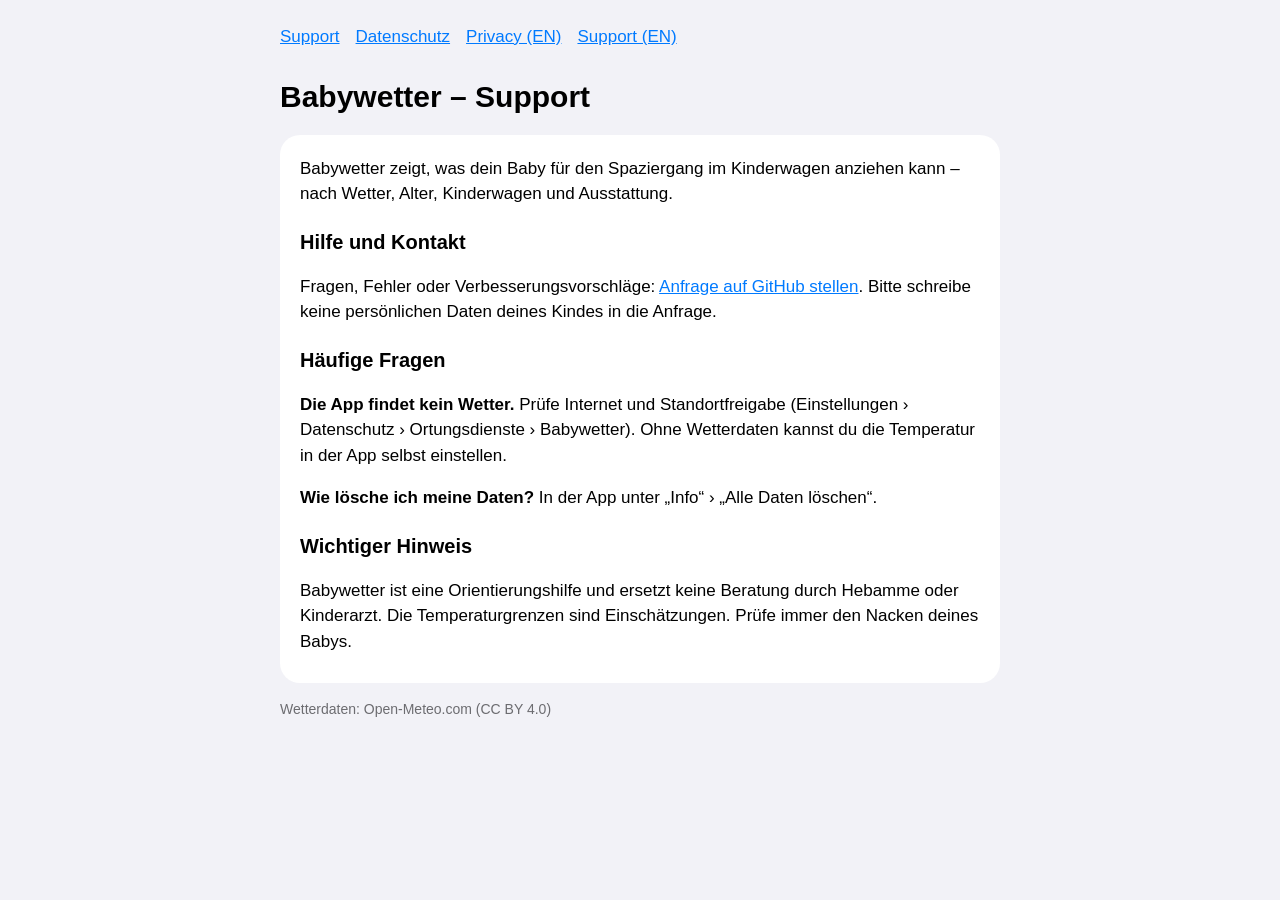
<file: index.html>
<!doctype html><html lang="de"><head><meta charset="utf-8"><meta name="viewport" content="width=device-width,initial-scale=1"><title>Babywetter – Support</title><link rel="stylesheet" href="style.css"></head><body><main>
<nav><a href="index.html">Support</a><a href="datenschutz.html">Datenschutz</a><a href="privacy.html">Privacy (EN)</a><a href="support.html">Support (EN)</a></nav>
<h1>Babywetter – Support</h1>
<section><p>Babywetter zeigt, was dein Baby für den Spaziergang im Kinderwagen anziehen kann – nach Wetter, Alter, Kinderwagen und Ausstattung.</p>
<h2>Hilfe und Kontakt</h2>
<p>Fragen, Fehler oder Verbesserungsvorschläge: <a href="https://github.com/ShadowEnemyx/babywetter-support/issues">Anfrage auf GitHub stellen</a>. Bitte schreibe keine persönlichen Daten deines Kindes in die Anfrage.</p>
<h2>Häufige Fragen</h2>
<p><b>Die App findet kein Wetter.</b> Prüfe Internet und Standortfreigabe (Einstellungen › Datenschutz › Ortungsdienste › Babywetter). Ohne Wetterdaten kannst du die Temperatur in der App selbst einstellen.</p>
<p><b>Wie lösche ich meine Daten?</b> In der App unter „Info“ › „Alle Daten löschen“.</p>
<h2>Wichtiger Hinweis</h2>
<p>Babywetter ist eine Orientierungshilfe und ersetzt keine Beratung durch Hebamme oder Kinderarzt. Die Temperaturgrenzen sind Einschätzungen. Prüfe immer den Nacken deines Babys.</p></section>
<p class="mute">Wetterdaten: Open-Meteo.com (CC BY 4.0)</p></main></body></html>
</file>
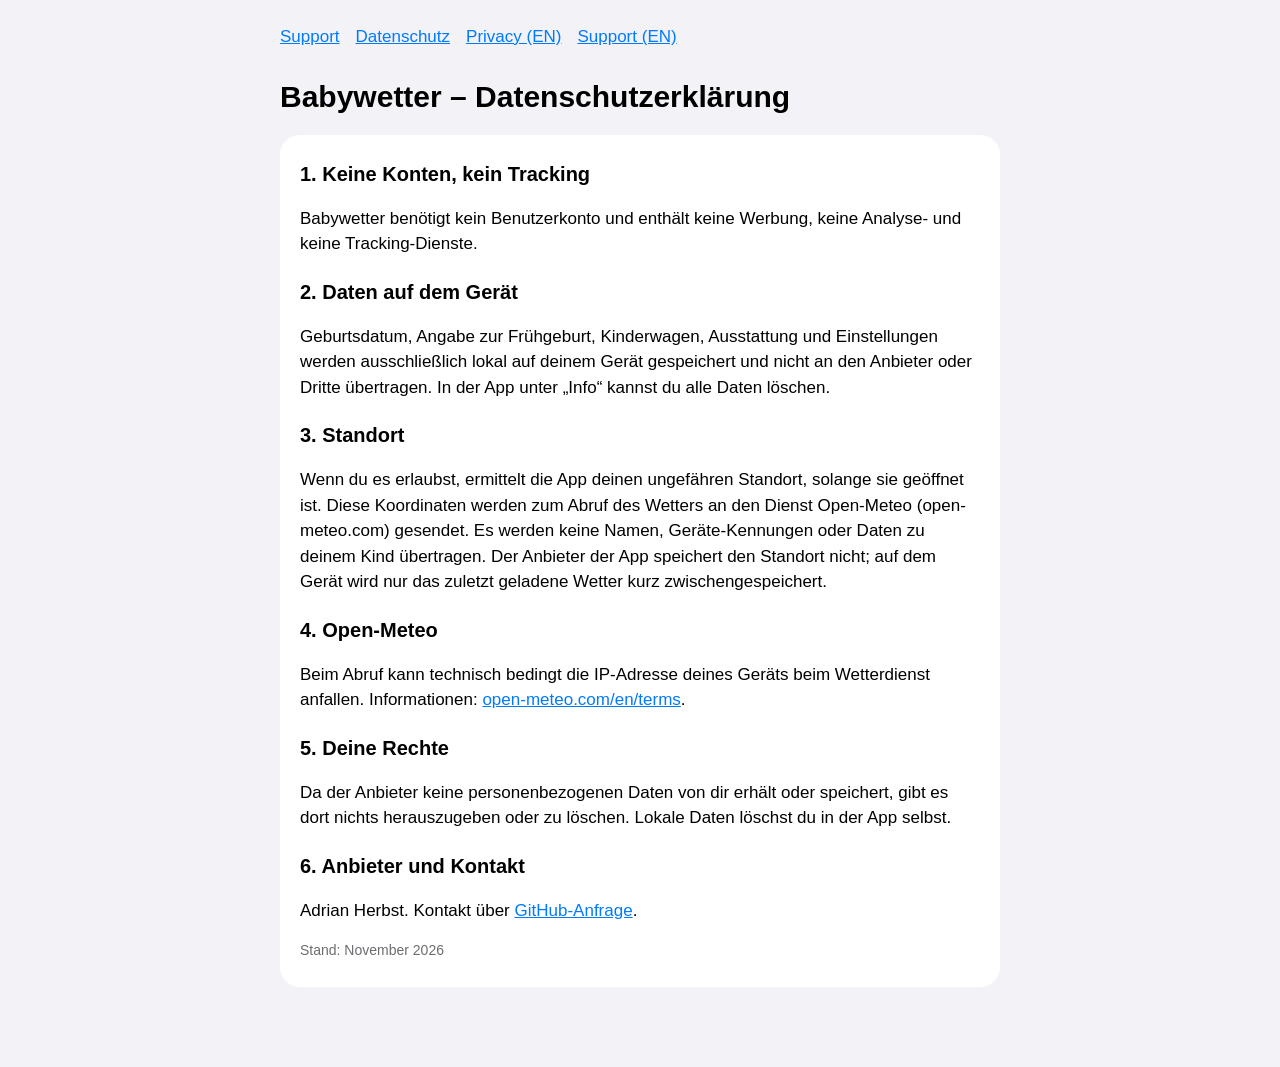
<file: datenschutz.html>
<!doctype html><html lang="de"><head><meta charset="utf-8"><meta name="viewport" content="width=device-width,initial-scale=1"><title>Babywetter – Datenschutz</title><link rel="stylesheet" href="style.css"></head><body><main>
<nav><a href="index.html">Support</a><a href="datenschutz.html">Datenschutz</a><a href="privacy.html">Privacy (EN)</a><a href="support.html">Support (EN)</a></nav>
<h1>Babywetter – Datenschutzerklärung</h1>
<section>
<h2>1. Keine Konten, kein Tracking</h2><p>Babywetter benötigt kein Benutzerkonto und enthält keine Werbung, keine Analyse- und keine Tracking-Dienste.</p>
<h2>2. Daten auf dem Gerät</h2><p>Geburtsdatum, Angabe zur Frühgeburt, Kinderwagen, Ausstattung und Einstellungen werden ausschließlich lokal auf deinem Gerät gespeichert und nicht an den Anbieter oder Dritte übertragen. In der App unter „Info“ kannst du alle Daten löschen.</p>
<h2>3. Standort</h2><p>Wenn du es erlaubst, ermittelt die App deinen ungefähren Standort, solange sie geöffnet ist. Diese Koordinaten werden zum Abruf des Wetters an den Dienst Open-Meteo (open-meteo.com) gesendet. Es werden keine Namen, Geräte-Kennungen oder Daten zu deinem Kind übertragen. Der Anbieter der App speichert den Standort nicht; auf dem Gerät wird nur das zuletzt geladene Wetter kurz zwischengespeichert.</p>
<h2>4. Open-Meteo</h2><p>Beim Abruf kann technisch bedingt die IP-Adresse deines Geräts beim Wetterdienst anfallen. Informationen: <a href="https://open-meteo.com/en/terms">open-meteo.com/en/terms</a>.</p>
<h2>5. Deine Rechte</h2><p>Da der Anbieter keine personenbezogenen Daten von dir erhält oder speichert, gibt es dort nichts herauszugeben oder zu löschen. Lokale Daten löschst du in der App selbst.</p>
<h2>6. Anbieter und Kontakt</h2><p>Adrian Herbst. Kontakt über <a href="https://github.com/ShadowEnemyx/babywetter-support/issues">GitHub-Anfrage</a>.</p>
<p class="mute">Stand: November 2026</p></section></main></body></html>
</file>
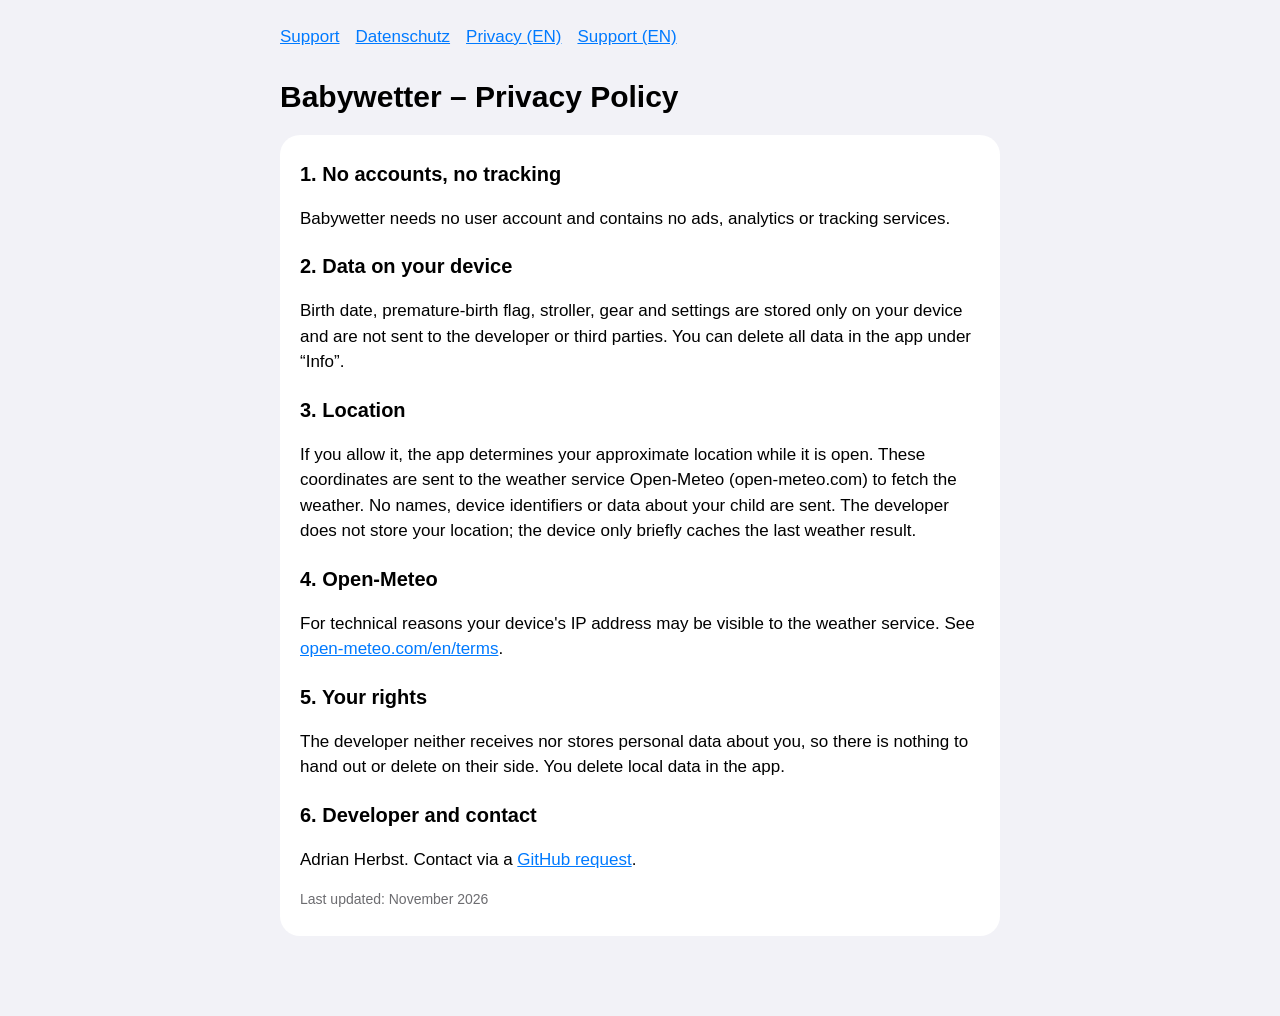
<file: privacy.html>
<!doctype html><html lang="en"><head><meta charset="utf-8"><meta name="viewport" content="width=device-width,initial-scale=1"><title>Babywetter – Privacy</title><link rel="stylesheet" href="style.css"></head><body><main>
<nav><a href="index.html">Support</a><a href="datenschutz.html">Datenschutz</a><a href="privacy.html">Privacy (EN)</a><a href="support.html">Support (EN)</a></nav>
<h1>Babywetter – Privacy Policy</h1>
<section>
<h2>1. No accounts, no tracking</h2><p>Babywetter needs no user account and contains no ads, analytics or tracking services.</p>
<h2>2. Data on your device</h2><p>Birth date, premature-birth flag, stroller, gear and settings are stored only on your device and are not sent to the developer or third parties. You can delete all data in the app under “Info”.</p>
<h2>3. Location</h2><p>If you allow it, the app determines your approximate location while it is open. These coordinates are sent to the weather service Open-Meteo (open-meteo.com) to fetch the weather. No names, device identifiers or data about your child are sent. The developer does not store your location; the device only briefly caches the last weather result.</p>
<h2>4. Open-Meteo</h2><p>For technical reasons your device's IP address may be visible to the weather service. See <a href="https://open-meteo.com/en/terms">open-meteo.com/en/terms</a>.</p>
<h2>5. Your rights</h2><p>The developer neither receives nor stores personal data about you, so there is nothing to hand out or delete on their side. You delete local data in the app.</p>
<h2>6. Developer and contact</h2><p>Adrian Herbst. Contact via a <a href="https://github.com/ShadowEnemyx/babywetter-support/issues">GitHub request</a>.</p>
<p class="mute">Last updated: November 2026</p></section></main></body></html>
</file>
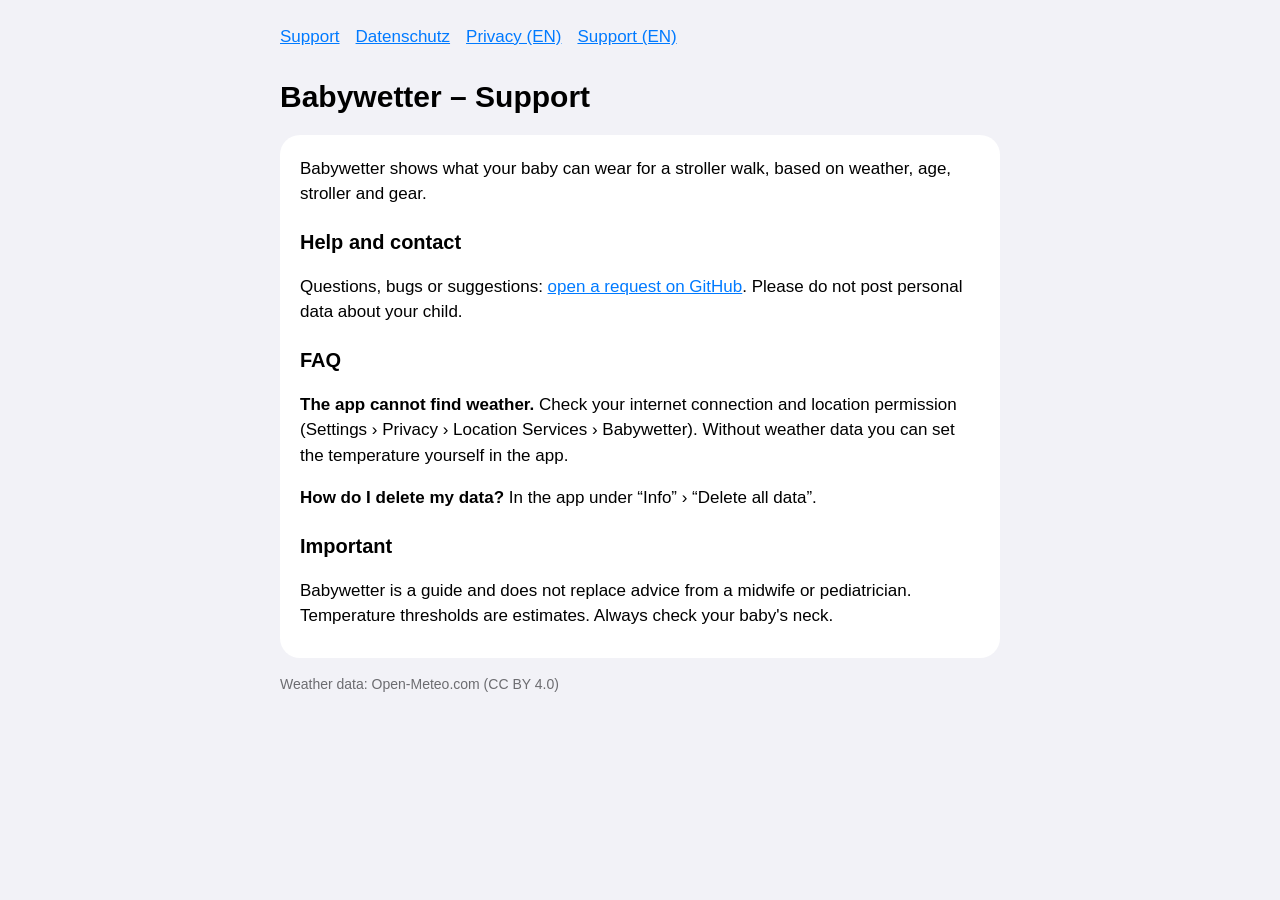
<file: support.html>
<!doctype html><html lang="en"><head><meta charset="utf-8"><meta name="viewport" content="width=device-width,initial-scale=1"><title>Babywetter – Support</title><link rel="stylesheet" href="style.css"></head><body><main>
<nav><a href="index.html">Support</a><a href="datenschutz.html">Datenschutz</a><a href="privacy.html">Privacy (EN)</a><a href="support.html">Support (EN)</a></nav>
<h1>Babywetter – Support</h1>
<section><p>Babywetter shows what your baby can wear for a stroller walk, based on weather, age, stroller and gear.</p>
<h2>Help and contact</h2>
<p>Questions, bugs or suggestions: <a href="https://github.com/ShadowEnemyx/babywetter-support/issues">open a request on GitHub</a>. Please do not post personal data about your child.</p>
<h2>FAQ</h2>
<p><b>The app cannot find weather.</b> Check your internet connection and location permission (Settings › Privacy › Location Services › Babywetter). Without weather data you can set the temperature yourself in the app.</p>
<p><b>How do I delete my data?</b> In the app under “Info” › “Delete all data”.</p>
<h2>Important</h2>
<p>Babywetter is a guide and does not replace advice from a midwife or pediatrician. Temperature thresholds are estimates. Always check your baby's neck.</p></section>
<p class="mute">Weather data: Open-Meteo.com (CC BY 4.0)</p></main></body></html>
</file>
<file: style.css>
:root{color-scheme:light dark;--bg:#f2f2f7;--card:#fff;--fg:#000;--mute:#6c6c70;--link:#007aff}
@media (prefers-color-scheme:dark){:root{--bg:#000;--card:#1c1c1e;--fg:#fff;--mute:#98989f;--link:#0a84ff}}
body{margin:0;background:var(--bg);color:var(--fg);font:17px/1.5 -apple-system,BlinkMacSystemFont,"Helvetica Neue",Arial,sans-serif}
main{max-width:720px;margin:0 auto;padding:24px 16px 64px}
section{background:var(--card);border-radius:20px;padding:4px 20px 12px;margin:16px 0}
h1{font-size:30px;margin:24px 0 4px}h2{font-size:20px;margin-top:20px}
a{color:var(--link)}.mute{color:var(--mute);font-size:14px}nav a{margin-right:16px}
</file>
